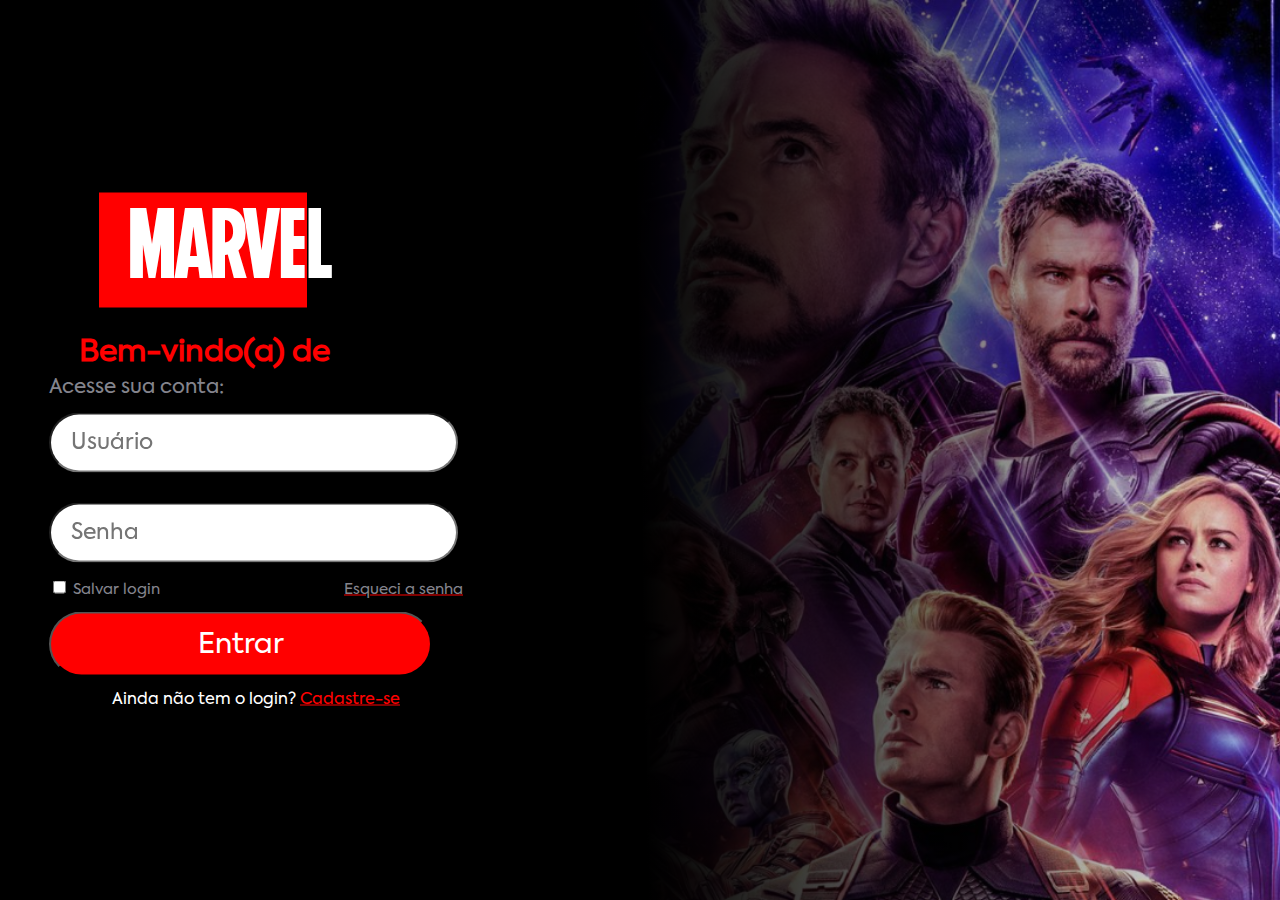
<file: index.html>
<!DOCTYPE html>
<html lang="pt-br">
<head>
    <meta charset="UTF-8">
    <meta name="viewport" content="width=device-width, initial-scale=1.0">
    <title>MARVEL</title>
    <link rel="stylesheet" href="assets/CSS/reset.css">
    <link rel="stylesheet" href="assets/CSS/style.css">
    <link rel="stylesheet" href="assets/CSS/login.css">
</head>
<body>
    <main>
        <div class="login">
         <h1 class="login_titulo">MARVEL</h1>
          <p class="login_bem_vindo">Bem-vindo(a) de</p>
          <p class="login_Acessar">Acesse sua conta:</p>
          <form>
            <input type="text" placeholder="Usuário" class="login_retangulo" id="login"> <br>
            <input type="password" placeholder="Senha" class="login_retangulo" id="senha">
            <div class="options">
              <label class="salvar_login">
                <input type="checkbox" > Salvar login
              </label >
              <a href="#" class="esquecer_senha">Esqueci a senha</a>
            </div>
            
            <a href="personagens.html"><button type="button" class="login_retangulo_entrar" id="btn"><span> Entrar</span></button></a>
          </form>
          <p class="cadastro">Ainda não tem o login? <a href="#">Cadastre-se</a></p>
        </div>
    </main>
</body>
<script src="assets/JS/Login.js"></script>
</html>
</file>
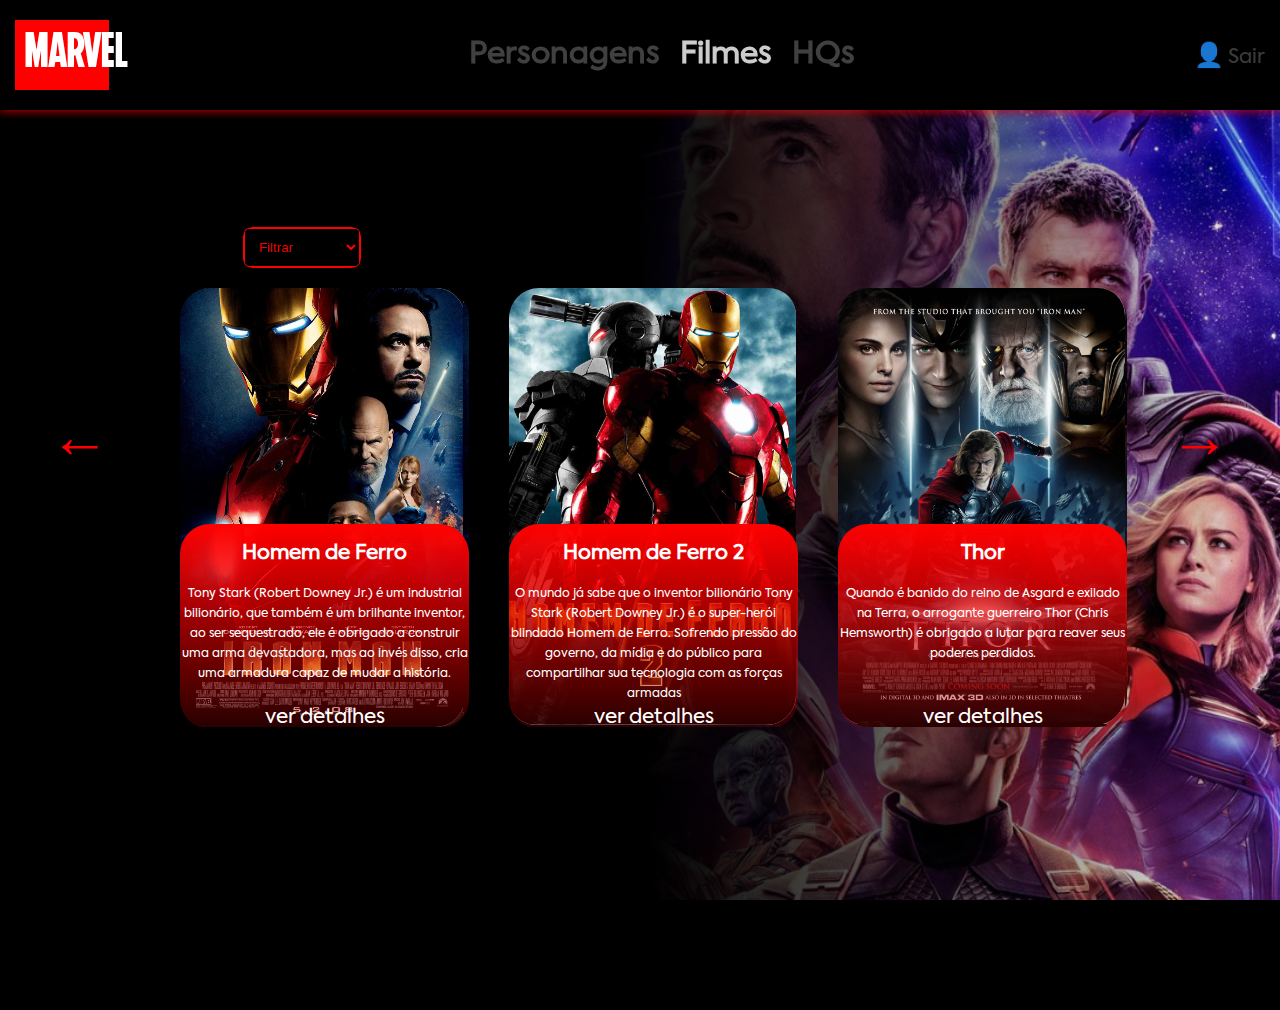
<file: filmes.html>
<!DOCTYPE html>
<html lang="pt-br">
<head>
    <meta charset="UTF-8">
    <meta name="viewport" content="width=device-width, initial-scale=1.0">
    <title>Marvel</title>
    <link rel="stylesheet" href="assets/CSS/reset.css">
    <link rel="stylesheet" href="assets/CSS/style.css">
    <link rel="stylesheet" href="assets/CSS/filmes.css">
    <style>
    </style>
</head>
<body>
    <header>
        <h1 class="login_titulo">MARVEL</h1>
        <nav>
            <ul>
                <li><a href="personagens.html" >Personagens</a></li>
                <li><a href="#" class="pagina-logada">Filmes</a></li>
                <li><a href="hq.html">HQs</a></li>
            </ul>
        </nav>
        <div class="user">
           <span> &#x1F464;</span>
            <a href="index.html">Sair</a>
        </div>
    </header>
    <main>
        <div class="filter">
            <select id="filter-select">
                <option value="default">Filtrar</option>
                <option value="lancamento">Lançamento</option>
                <option value="cronologia">Cronologia</option>
            </select>
        </div>
        <div class="carousel-controls">
            <span class="arrow" id="prev" aria-label="Anterior">&#8592;</span>
            <span class="arrow" id="next" aria-label="Próximo">&#8594;</span>
        </div>
        <section class="cards" id="carousel">
            <article class="card card-IronMan" data-lancamento="2008" data-cronologia="3">
                <div class="card-content">
                    <h2>Homem de Ferro</h2>
                    <p>Tony Stark (Robert Downey Jr.) é um industrial bilionário, que também é um brilhante inventor, ao ser sequestrado, 
                    ele é obrigado a construir uma arma devastadora, mas ao invés disso, cria uma armadura capaz de mudar a história.</p>
                    <input type="button" value="ver detalhes" class="details">
                </div>
                <div class="card-details">
                    <img src="assets/Imagens/IronMan.png" class="img-diferente" alt="Homem de Ferro">
                        <h2 class="h2-diferente">Homem de Ferro</h2>
                        <p class="p1 p-diferente">Tony Stark (Robert Downey Jr.) é um industrial bilionário, que também é um brilhante inventor, 
                        ao ser sequestrado, ele é obrigado a construir uma arma devastadora, mas ao invés disso, cria uma armadura capaz de mudar a história.</p>
                        <p class="p2 p-diferente">Disponível em streaming:</p>
                        <img src="assets/Imagens/disney.png" class="logo" alt="disney">
                        <p class="p-critica p2 p-diferente2">Crítica</p>
                        <div class="rating rating-diferente">
                            ★★★☆☆
                        </div>
                        <span class="exit">	&#8855;</span>
                </div>
                
            </article>

            <article class="card card-IronMan2" data-lancamento="2010" data-cronologia="4">
                <div class="card-content">
                    <h2>Homem de Ferro 2</h2>
                    <p>O mundo já sabe que o inventor bilionário Tony Stark (Robert Downey Jr.) é o super-herói blindado Homem de Ferro. 
                    Sofrendo pressão do governo, da mídia e do público para compartilhar sua tecnologia com as forças armadas</p>
                        <input type="button" value="ver detalhes" class="details">                   
                </div>
                <div class="card-details">
                    <img src="assets/Imagens/IronMan2.png"  alt="Homem de Ferro 2">
                        <h2>Homem de Ferro 2</h2>
                        <p class="p1">O mundo já sabe que o inventor bilionário Tony Stark (Robert Downey Jr.) é o super-herói blindado Homem de Ferro. 
                            Sofrendo pressão do governo, da mídia e do público para compartilhar sua tecnologia com as forças armadas</p>
                            <p class="p2">Disponível em streaming:</p>
                            <img src="assets/Imagens/disney.png" class="logo" id="logo-diferente" alt="disney">
                            <p class="p-critica p2">Crítica</p>
                        <div class="rating">
                            ★★★★☆
                        </div>
                        <span class="exit">	&#8855;</span>
                </div>
            </article>

            <article class="card card-Thor" data-lancamento="2011" data-cronologia="5">
                <div class="card-content">
                    <h2>Thor</h2>
                    <p>Quando é banido do reino de Asgard e exilado na Terra, o arrogante guerreiro Thor (Chris Hemsworth) é obrigado a lutar para reaver seus poderes perdidos. </p>
                        <input type="button" value="ver detalhes" class="details">
                </div>
                <div class="card-details">
                    <img src="assets/Imagens/Thor.png" class="img-diferente" alt="Thor">
                        <h2 class="h2-diferente">Thor</h2>
                        <p class="p1 p-diferente">Quando é banido do reino de Asgard e exilado na Terra, o arrogante guerreiro Thor (Chris Hemsworth) é obrigado a lutar para reaver seus poderes perdidos. </p>
                        <p class="p2 p-diferente">Disponível em streaming:</p>
                        <img src="assets/Imagens/disney.png" class="logo"  alt="disney">
                        <p class="p-critica p2 p-diferente2">Crítica</p>
                        <div class="rating rating-diferente">
                            ★★★★★
                        </div>
                        <span class="exit">	&#8855;</span>
                </div>
            </article>

            <article class="card card-captain-america" data-lancamento="2011" data-cronologia="1">
                <div class="card-content">
                    <h2>Capitão América</h2>
                    <p>Em Capitão América: O Primeiro Vingador, conhecemos a história de Steve Rogers (Chris Evans) e como ele se tornou o melhor soldado do mundo. </p>
                        <input type="button" value="ver detalhes" class="details">
                </div>


                <div class="card-details">
                    <img src="assets/Imagens/captainAmerica.png" alt="Capitão América">
                    <h2>Capitão América: <br> Primeiro Vingador</h2> <br>
                    <p class="p1">Em Capitão América: O Primeiro Vingador, conhecemos a história de Steve Rogers (Chris Evans) e como ele se tornou o melhor soldado do mundo. </p>
                    <p class="p2">Disponível em streaming:</p>
                    <img src="assets/Imagens/disney.png" class="logo" id="logo-diferente" alt="disney">
                    <p class="p-critica p2">Crítica</p>
                    <div class="rating">
                        ★★★★☆
                    </div>
                    <span class="exit">	&#8855;</span>
                </div>
            </article>

            <article class="card card-captain-marvel" data-lancamento="2019" data-cronologia="2">
                <div class="card-content">
                    <h2>Capitã Marvel</h2>
                    <p>Capitã Marvel, parte do exército de elite dos Kree, uma raça alienígena, encontra-se no meio de uma batalha entre seu povo e os Skrulls. </p>
                        <input type="button" value="ver detalhes" class="details">
                </div>
                <div class="card-details">
                    <img src="assets/Imagens/captainMarvel.png" class="img-diferente" alt="Capitã Marvel">
                        <h2 class="h2-diferente">Capitã Marvel</h2>
                        <p class="p1 p-diferente">Em Capitão América: O Primeiro Vingador, conhecemos a história de Steve Rogers (Chris Evans) e como ele se tornou o melhor soldado do mundo. </p>
                        <p class="p2 p-diferente">Disponível em streaming:</p>
                        <img src="assets/Imagens/disney.png" class="logo"  alt="disney">
                        <p class="p-critica p2 p-diferente2">Crítica</p>
                        <div class="rating rating-diferente">
                            ★★★★☆
                        </div>
                        <span class="exit">	&#8855;</span>
                </div>
            </article>

        </section>
    </main>
</body>
<script src="assets/JS/filmes.js"></script>
</html>
</file>
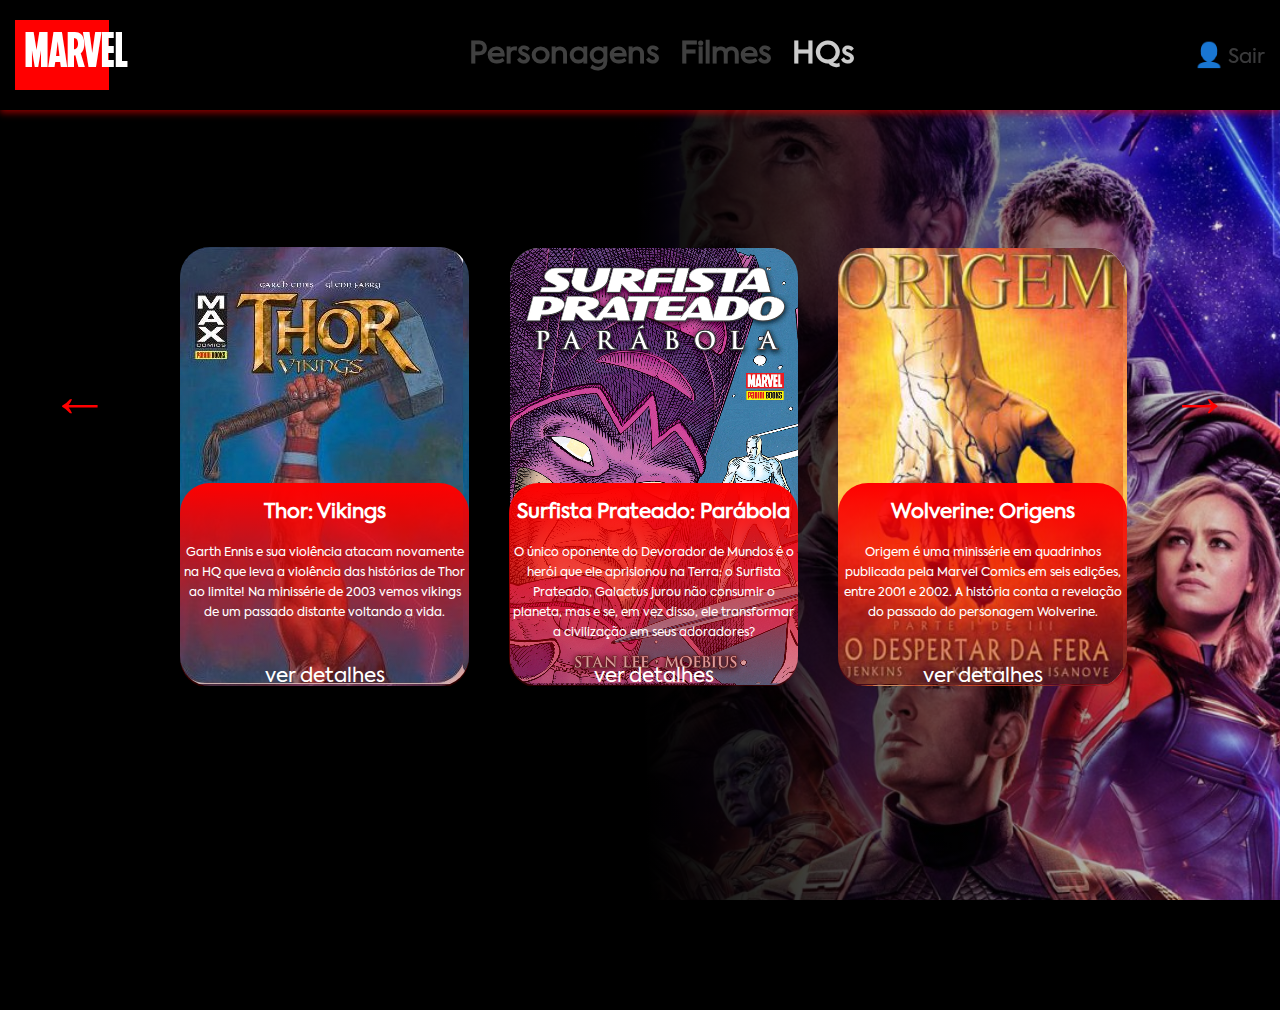
<file: hq.html>
<!DOCTYPE html>
<html lang="pt-br">
<head>
    <meta charset="UTF-8">
    <meta name="viewport" content="width=device-width, initial-scale=1.0">
    <title>Marvel</title>
    <link rel="stylesheet" href="assets/CSS/reset.css">
    <link rel="stylesheet" href="assets/CSS/style.css">
    <link rel="stylesheet" href="assets/CSS/hq.css">
    <style>
    </style>
</head>
<body>
    <header>
        <h1 class="login_titulo">MARVEL</h1>
        <nav>
            <ul>
                <li><a href="personagens.html" >Personagens</a></li>
                <li><a href="filmes.html" >Filmes</a></li>
                <li><a href="#" class="pagina-logada">HQs</a></li>
            </ul>
        </nav>
        <div class="user">
           <span> &#x1F464;</span>
            <a href="index.html">Sair</a>
        </div>
    </header>
    <main>

        <div class="carousel-controls">
            <span class="arrow" id="prev" aria-label="Anterior">&#8592;</span>
            <span class="arrow" id="next" aria-label="Próximo">&#8594;</span>
        </div>
        <section class="cards" id="carousel">
            <article class="card card-ThorHQ" >
                <div class="card-content">
                    <h2>Thor: Vikings</h2>
                    <p>Garth Ennis e sua violência atacam novamente na HQ que leva a violência das histórias de Thor ao limite! 
                    Na minissérie de 2003 vemos vikings de um passado distante voltando a vida.</p>
                    <input type="button" value="ver detalhes" class="details">
                </div>
                <div class="card-details">
                    <img src="assets/Imagens/ThorHQ.jpg"  alt="ThorHQ">
                        <h2 >Thor: Vikings</h2>
                        <p class="p1">Garth Ennis e sua violência atacam novamente na HQ que leva a violência das histórias de Thor ao limite! 
                            Na minissérie de 2003 vemos vikings de um passado distante voltando a vida.</p>
                        <p class="p2 ">Disponível para compra:</p>
                        <div class="logo-div">
                            <img src="assets/Imagens/americanas.jpg" class="logo-diferente" alt="americanas">
                            <img src="assets/Imagens/amazon.jpg" class="logo-diferente" alt="amazon">
                        </div>
                        <p class="p-critica p2">Crítica</p>
                        <div class="rating ">
                            ★★★★★
                        </div>
                        <span class="exit">	&#8855;</span>
                </div>
                
            </article>

            <article class="card card-Surfista" >
                <div class="card-content">
                    <h2>Surfista Prateado: Parábola</h2>
                    <p>O único oponente do Devorador de Mundos é o herói que ele aprisionou na Terra: o Surfista Prateado, 
                    Galactus jurou não consumir o planeta, mas e se, em vez disso, ele transformar a civilização em seus adoradores?</p>
                        <input type="button" value="ver detalhes" class="details">                   
                </div>
                <div class="card-details">
                    <img src="assets/Imagens/Surfista.png"  alt="Surfista Prateado: Parábola">
                        <h2>Surfista Prateado: Parábola</h2>
                        <p class="p1">O único oponente do Devorador de Mundos é o herói que ele aprisionou na Terra: o Surfista Prateado, 
                        Galactus jurou não consumir o planeta, mas e se, em vez disso, ele transformar a civilização em seus adoradores?</p>
                            <p class="p2">Disponível para compra:</p>
                            <div class="logo-div">
                                <img src="assets/Imagens/americanas.jpg" class="logo-diferente" alt="americanas">
                                <img src="assets/Imagens/amazon.jpg" class="logo-diferente" alt="amazon">
                            </div>
                            <p class="p-critica p2">Crítica</p>
                        <div class="rating">
                            ★★★★☆
                        </div>
                        <span class="exit">	&#8855;</span>
                </div>
            </article>

            <article class="card card-Wolverine" >
                <div class="card-content">
                    <h2>Wolverine: Origens</h2>
                    <p>Origem é uma minissérie em quadrinhos publicada pela Marvel Comics em seis edições, entre 2001 e 2002. 
                    A história conta a revelação do passado do personagem Wolverine. </p>
                        <input type="button" value="ver detalhes" class="details">
                </div>
                <div class="card-details">
                    <img src="assets/Imagens/Wolverine.png" class="img-diferente" alt="Wolverine: Origens">
                        <h2 class="h2-diferente">Wolverine: Origens</h2>
                        <p class="p1 p-diferente">Origem é uma minissérie em quadrinhos publicada pela Marvel Comics em seis edições, entre 2001 e 2002. 
                            A história conta a revelação do passado do personagem Wolverine </p>
                        <p class="p2 p-diferente">Disponível para compra:</p>
                        <div class="logo-div2">
                            <img src="assets/Imagens/americanas.jpg" class="logo" alt="americanas">
                            <img src="assets/Imagens/amazon.jpg" class="logo" alt="amazon">
                        </div>
                        <p class="p-critica p2 p-diferente2">Crítica</p>
                        <div class="rating rating-diferente">
                            ★★★☆☆
                        </div>
                        <span class="exit">	&#8855;</span>
                </div>
            </article>
        </section>
    </main>
</body>
<script src="assets/JS/hq.js"></script>
</html>
</file>
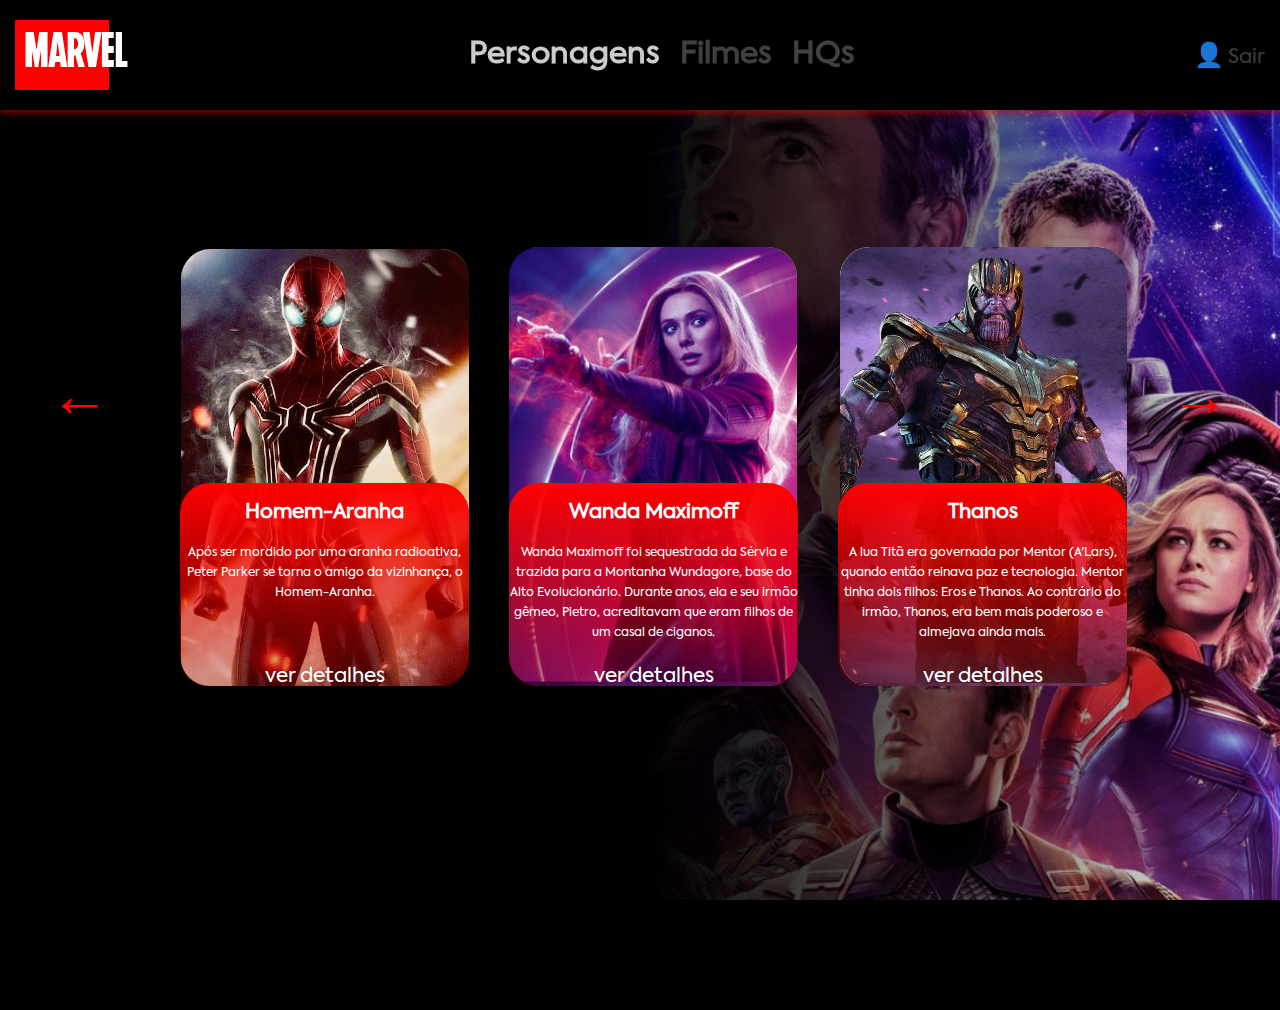
<file: personagens.html>
<!DOCTYPE html>
<html lang="pt-br">
<head>
    <meta charset="UTF-8">
    <meta name="viewport" content="width=device-width, initial-scale=1.0">
    <title>Marvel</title>
    <link rel="stylesheet" href="assets/CSS/reset.css">
    <link rel="stylesheet" href="assets/CSS/style.css">
    <link rel="stylesheet" href="assets/CSS/personagens.css">
    <style>
    </style>
</head>
<body>
    <header>
        <h1 class="login_titulo">MARVEL</h1>
        <nav>
            <ul>
                <li><a href="#" class="pagina-logada">Personagens</a></li>
                <li><a href="filmes.html">Filmes</a></li>
                <li><a href="hq.html">HQs</a></li>
            </ul>
        </nav>
        <div class="user">
           <span> &#x1F464;</span>
            <a href="index.html">Sair</a>
        </div>
    </header>
    <main>
        <div class="carousel-controls">
            <span class="arrow" id="prev" aria-label="Anterior">&#8592;</span>
            <span class="arrow" id="next" aria-label="Próximo">&#8594;</span>
        </div>
        <section class="cards" id="carousel">
            <article class="card card-spiderman">
                <div class="card-content">
                    <h2>Homem-Aranha</h2>
                    <p>Após ser mordido por uma aranha radioativa, Peter Parker se torna o amigo da vizinhança, o Homem-Aranha.</p>
                    <input type="button" value="ver detalhes" class="details">
                </div>
                <div class="card-details">
                    <img src="assets/Imagens/spiderman.png" alt="Homem-Aranha">
                    <h2>Homem-Aranha</h2> <br>
                    <p class="p1">Aparições:</p>
                    <ul>
                        <li>Homem-Aranha</li> 
                        <li>Homem-Aranha 2</li>
                        <li>Homem-Aranha 3</li>
                        <li>Vingadores - Guerra Infinita</li>
                        <li>Vingadores - Ultimato</li>
                        <li>Spider-Man: No Way Home</li>
                    </ul>
                    <p class="p2">Avaliações dos Fãs:</p>
                    <div class="rating">
                        ★★★★★
                    </div>
                    <span class="exit">	&#8855;</span>
                </div>
                
            </article>

            <article class="card card-Wanda">
                <div class="card-content">
                    <h2>Wanda Maximoff</h2>
                    <p>Wanda Maximoff foi sequestrada da Sérvia e trazida para a Montanha Wundagore, base do Alto Evolucionário. Durante anos, ela e seu irmão gêmeo, Pietro, 
                        acreditavam que eram filhos de um casal de ciganos.</p>
                        <input type="button" value="ver detalhes" class="details">                   
                </div>
                <div class="card-details">
                    <img src="assets/Imagens/Wanda.png" alt="Wanda Maximoff">
                        <h2>Wanda Maximoff</h2>
                        <p class="p1">Aparições:</p>
                        <ul>
                            <li>Vingadores - Era de Ultron</li>
                            <li>Capitão América - Guerra Civil</li>
                            <li>Vingadores - Guerra Infinita</li>
                            <li>Vingadores - Ultimato</li>
                            <li>WandaVision</li>
                        </ul>
                        <p class="p2">Avaliações dos Fãs:</p>
                        <div class="rating">
                            ★★★★☆
                        </div>
                        <span class="exit">	&#8855;</span>
                </div>
            </article>

            <article class="card card-thanos">
                <div class="card-content">
                    <h2>Thanos</h2>
                    <p>A lua Titã era governada por Mentor (A'Lars), quando então reinava paz e tecnologia. Mentor tinha dois filhos: Eros e Thanos. Ao contrário do irmão, Thanos, 
                        era bem mais poderoso e almejava ainda mais.</p>
                        <input type="button" value="ver detalhes" class="details">
                </div>
                <div class="card-details">
                    <img src="assets/Imagens/thanos.png" alt="Thanos">
                        <h2>Thanos</h2>
                        <p class="p1">Aparições:</p>
                        <ul>
                            <li>Vingadores</li>
                            <li>Guardiões da Galáxia - vol. I </li>
                            <li>Vingadores - Guerra Infinita</li>
                            <li>Vingadores - Guerra Infinita</li>
                            <li>Vingadores - Ultimato </li>
                        </ul>
                        <p class="p2">Avaliações dos Fãs:</p>
                        <div class="rating">
                            ★★★★★
                        </div>
                        <span class="exit">	&#8855;</span>
                </div>
            </article>

            <article class="card card-Hulk">
                <div class="card-content">
                    <h2>Hulk</h2>
                    <p>Na história original dos quadrinhos, o Hulk é um selvagem e poderoso alter ego do Dr. Robert Bruce Banner, 
                        um cientista que foi atingido por raios gama enquanto salvava um adolescente durante o teste militar.</p>
                        <input type="button" value="ver detalhes" class="details">
                </div>
                <div class="card-details">
                    <img src="assets/Imagens/Hulk.png" alt="Hulk">
                        <h2>Hulk</h2>
                        <p class="p1">Aparições:</p>
                        <ul>
                            <li>Vingadores</li>
                            <li>Vingadores - Era de Ultron</li>
                            <li>Thor - Ragnarok</li>
                            <li>Vingadores - Guerra Infinita</li>
                            <li>Vingadores - Ultimato </li>
                        </ul>
                        <p class="p2">Avaliações dos Fãs:</p>
                        <div class="rating">
                            ★★★★★
                        </div>
                        <span class="exit">	&#8855;</span>
                </div>
            </article>
        </section>
    </main>
</body>
<script src="assets/JS/personagens.js"></script>
</html>
</file>
<file: assets/CSS/style.css>
@font-face {
    font-family: 'Marvel';
    src: url('../Fontes/Marvel-font/MarvelRegular-Dj83.ttf') format('opentype');
    font-weight: normal;
}
@font-face {
    font-family: 'Axiforma';
    src: url('../Fontes/Axiforma/Kastelov\ -\ Axiforma\ Regular.otf') format('opentype');
    font-weight: normal;
}

header {
    filter: drop-shadow(0px 3px 3.5px rgba(255, 0, 0, 0.53));
    background-color: #000000;
    display: flex;
    justify-content: space-between; 
    align-items: center;
    padding: 20px 15px; 
}

.login_titulo {
    font-size: 50px;
    color: #ffffff;
    font-weight: 400;
    font-family: "Marvel";
    width: 74px;
    background-color: #ff0000;
    padding: 10px;
}

ul {
    display: flex;
    flex-wrap: wrap; 
    justify-content: center;
}

ul > li > a {
    font-size: 30px;
    color: #ffffff;
    opacity: 0.251;
    font-weight: bold;
    font-family: "Axiforma";
    margin-left: 20px;
    text-decoration: none;
    transition: opacity 1s;
}
.pagina-logada{
    opacity: 0.8;
}
ul > li > a:hover {
    opacity: 1;
}

.user > span {
    font-size: 24px;
}

.user > a {
    opacity: 0.251;
    font-size: 20px;
    color: #e5e5ea;
    font-weight: 300;
    font-family: "Axiforma";
    text-decoration: none;
    transition: opacity 1s;
}

.user > a:hover {
    opacity: 0.5;
}

main {
    height: 100vh;
    background-color: rgb(0, 0, 0);
    background-image: linear-gradient(89deg, rgb(0 0 0) 0%, rgba(0, 0, 0, 0.9999999999999999) 50%, rgba(0, 0, 0, 0) 100%), url(../Imagens/fundo.png);
    background-position: right;
    background-size: cover;
    background-attachment: fixed; 
}

@media screen and (max-width: 628px) {
    main {
        background-image: url(../Imagens/fundo.png);
    }
    header {
        flex-direction: column; 
        padding: 15px;
    }

    .login_titulo {
        font-size: 40px; 
        width: auto;
    }

    ul {
        justify-content: center;
        margin-top: 10px;
    }

    ul > li > a {
        font-size: 24px; 
        margin-left: 10px;
    }

    .user > a {
        font-size: 18px; 
    }

    .user > span {
        font-size: 20px; 
    }
}
</file>
<file: assets/CSS/login.css>
.login{
    position: absolute; 
    left: 20%; 
    top: 50%; 
    transform: translate(-50%, -50%); 

}

.login_titulo{
    width: 168px;
    height: 95px;
    font-size: 100px;
    color: #ffffff;
    font-weight: 400;
    right: 768px;
    font-family: "Marvel";
    background-color: #ff0000;
    padding-left: 30px;
    margin-left: 50px;
    margin-bottom: 30px;
}

.login_bem_vindo{
    font-size: 30px;
    color: #ff0000;
    font-weight: bold;
    font-family: "Axiforma";
    margin-left: 30px;
    margin-bottom: 10px;
}

.login_Acessar{
    font-size: 20px;
    color: #84848d;
    font-weight: 300;
    font-family: "Axiforma";
}

.login_retangulo{
    width: 383px;
    height: 54px;
    border-radius: 37px;
    filter: drop-shadow(0px 3px 3.5px rgba(0,0,0,0.16));
    background-color: #ffffff;
    margin-bottom: 15px;
    margin-top: 15px;
    padding-left: 20px;
    font-size: 22px;
    letter-spacing: 0px;
    font-weight: 300;
    font-family: "Axiforma";
}

.salvar_login{
    font-size: 15px;
    font-size: 15px;
    color: #84848d;
    font-weight: 500;
    font-family: "Axiforma";
    margin-right: 180px;
    
}

.esquecer_senha{
    font-size: 15px;
    color: #84848d;
    font-weight: 500;
    font-family: "Axiforma";
    text-decoration: underline;
    text-decoration-color: #ff0000;
    
}

.login_retangulo_entrar{
    width: 383px;
    height: 65px;
    border-radius: 33px;
    background-color: #ff0000;
    margin-top: 15px;
    margin-bottom: 15px;
}

.login_retangulo_entrar > span{
    text-decoration: none;
    font-size: 28px;
    color: #ffffff;
    font-weight: 500;
    font-family: "Axiforma";
}

.cadastro{
    font-size: 16px;
    color: #ffffff;
    font-weight: 500;
    font-family: "Axiforma";
    text-align: center;
}

.cadastro > a{
    color: #ff0000;
}

/* Responsivo para tablets */
@media screen and (max-width: 1025px) {
    .login {
        left: 50%;
        transform: translate(-50%, -50%);
        width: 90%; /* Ajusta o tamanho para telas menores */
    }

    form{
        text-align: center;
    }

    .login_titulo {
        height: 50px;
        font-size: 60px;
        padding: 10px;
        margin: 10px auto;
        text-align: center;
    }

    .login_bem_vindo {
        font-size: 20px;
        text-align: center;
        margin: 10px auto;
    }

    .login_Acessar {
        font-size: 16px;
        text-align: center;
    }

    .login_retangulo {
        width: 100%;
        max-width: 300px;
        margin: 10px auto;
    }

    .login_retangulo_entrar {
        width: 100%;
        max-width: 300px;
    }

    .login_retangulo_entrar > a {
        font-size: 22px;
        text-align: center;
    }

    .salvar_login,
    .esquecer_senha {
        font-size: 14px;
        text-align: center;
        margin: 10px auto;
    }
    .salvar_login{
        margin-right: 100px;
    }
    .cadastro {
        font-size: 14px;
        text-align: center;
        margin-top: 20px;
    }

    .cadastro > a {
        font-size: 14px;
    }
}

/* Responsivo para celulares */
@media screen and (max-width: 628px) {
    .login_titulo {
        font-size: 50px;
        padding: 8px;
        margin: 8px auto;
    }

    .login_bem_vindo {
        font-size: 18px;
        color: #ff0000;
    }

    .login_Acessar {
        font-size: 14px;
        color: #e9e7e7;
    }

    .login_retangulo {
        width: 100%;
        max-width: 250px;
        font-size: 16px;
    }

    .login_retangulo_entrar {
        width: 100%;
        max-width: 250px;
    }

    .login_retangulo_entrar > a {
        font-size: 20px;
    }

    .salvar_login,
    .esquecer_senha {
        font-size: 12px;
        color: #e9e7e7;
    }


    .cadastro {
        font-size: 12px;
    }

    .cadastro > a {
        font-size: 12px;
    }
}
</file>
<file: assets/CSS/filmes.css>
.filter {
    position: relative;
    display: inline-block;
    top: 13%;
    left: 19%;
    border-radius: 10px;
    filter: drop-shadow(0px 3px 3.5px rgba(0,0,0,0.16));
    background-color: #000000;
    border: 1px solid #ff0000;
}

.filter select {
    background-color: #000;
    color: red;
    padding: 10px;
    border: 1px solid red;
    border-radius: 5px;
    cursor: pointer;
}
.filter::after {
    position: absolute;
    top: 50%;
    right: 10px;
    color: red;
    pointer-events: none;
}
.carousel-controls {
    display: flex;
    justify-content: space-between;
    text-align: right;
    padding: 0 50px;
    color: red;
    top: 20vw;
    position: relative;
}
.arrow {
    cursor: pointer;
    font-size: 60px;
    user-select: none;

}

.cards {
    max-width: 1000px;
    display: flex;
    gap: 0px;
    justify-content: flex-start;
    padding-top: 6vw;
    overflow-x: auto;
    scroll-behavior: smooth;
    margin: 0 auto;

}

.cards::-webkit-scrollbar{
    display: none;
}

.card {
    margin-left: 40px;
    text-align: center;
    width: 289px;
    height: 439px;
    border-radius: 30px;
    scroll-snap-align: center;
    flex: 0 0 auto;
    transition: transform 0.s ease-in-out;
}

.card-IronMan {
    background-image: url('../Imagens/IronMan.png');
}
.card-IronMan2 {
    background-image: url('../Imagens/IronMan2.png');
}

.card-Thor {
    background-image: url('../Imagens/Thor.png');
}

.card-captain-america {
    background-image: url('../Imagens/captainAmerica.png');
}

.card-captain-marvel {
    background-image: url('../Imagens/captainMarvel.png');
}

.card-content {
    background-image: linear-gradient(180deg, rgba(255,0,0,0.9999999999999999) 0%, rgba(128,0,0,0.3) 100%);
    border-radius: 30px;
    margin-top: 236px;
}

.card-content h2 {
    font-size: 20px;
    line-height: 20px;
    color: #ffffff;
    font-weight: bold;
    font-family: "Axiforma";
    padding-top: 20px;
    margin-bottom: 20px;
}

.card-content p {
    height: 123px;
    font-size: 12px;
    line-height: 20px;
    color: #ffffff;
    font-family: "Axiforma";
}

.details {
    cursor: pointer;
    font-size: 20px;
    line-height: 20px;
    color: #ffffff;
    font-family: "Axiforma";
    text-decoration: none;
    border: none;
    background-color: transparent;
}
.details:hover {
    text-decoration: underline;
    text-decoration-color: rgba(255,0,0,0.9999999999999999);
    color: #ffffff;
}


.card-details {
    display: none;
    flex-direction: column;
    position: relative;
    width: 659px;
    height: 433px;
    border-radius: 30px;
    background-image: linear-gradient(90deg, #ff0000 0%, #400e0e 100%);
    padding: 20px;
    box-sizing: border-box;
    overflow: hidden;
    position: absolute;
    top: 50%;
    left: 50%;
    transform: translate(-50%, -50%);
}

.card-details img {
    position: absolute;
    top: -1px;
    left: -1px;
    width: 290px;
    height: auto;
    z-index: 1;
}

.card-details .img-diferente {
    left: 370px;
}

.card-details .logo{
    position: sticky;
    width: 49px;
    height: 47px;
    border-radius: 9px;
    filter: drop-shadow(0px 3px 3.5px rgba(0,0,0,0.16));
    background-color: #ffffff;
}

.card-details #logo-diferente{
    position: relative;
    left: 278px;
    margin: 20px 0px;
}

.card-details h2 {

    font-size: 30px;
    line-height: 30px;
    font-weight: bold;
    color: #ffffff;
    font-family: "Axiforma", sans-serif;
    margin-top: 24px;
    margin-left: 200px;    
    position: relative;
    z-index: 2;
}
.card-details .h2-diferente{
    margin-left: -392px;
}

.p1, .p2{
    font-size: 12px;
    font-weight: bold;
    line-height: 22px;
    color: #ffffff;
    font-family: "Axiforma", sans-serif;
    margin-left: 282px;
    text-align: left;
    margin-top: 0px;
    position: relative;
    z-index: 2;
}

.p2{
    margin-top: 6px;
    margin-left: 282px;
}

.p-diferente{
    margin-top: 20px;
    margin-left: 8px;
    margin-right: 287px;
}
.p-diferente2{
    margin-top: 20px;
    margin-left: 8px;
    margin-right: 287px;
}
.p-critica{
    font-size: 30px;
}

.card-details .rating {
    font-size: 30px;
    color: #ffd700; 
    position: relative;
    z-index: 2;
    margin-top: 5px;
    margin-left: 70px;
}
.card-details  .rating-diferente{
    margin-top: 20px;
    margin-left: -481px;
 
}
.card-details .exit {
    position: absolute;
    right: 20px;
    font-size: 25px;
    color: #ffffff;
    border-radius: 50%;
    bottom: 30px;
    height: 30px;
    cursor: pointer;
    z-index: 3;
}

@media screen and (max-width: 1224px) {
    .carousel-controls {
        top: 0;
}
}

@media (max-width: 768px) { 
    .card-details {
        width: 75%; 
        height: auto;
        padding: 10px;
        flex-direction: column;
    }

    .card-details img {
        width: 200px;
        top: 10px;
        left: 50%;
        transform: translateX(-50%); 
    }
    .card-details .img-diferente{
        width: 200px;
        top: 10px;
        left: 50%;
        transform: translateX(-50%); 
    }
    .card-details #logo-diferente{
        left: 50%;
    }

    .card-details h2 {
        font-size: 20px;
        text-align: center;
        margin: 318px auto 10px;
    }
    .card-details .h2-diferente{
        font-size: 20px;
        text-align: center;
        margin: 318px auto 10px;       
    }

    .p1, .p2 {
        font-size: 16px;
        text-align: center;
        margin: 5px auto;
    }



    .card-details .rating {
        font-size: 20px;
        margin: 10px auto;
        text-align: center;
    }

    .card-details .exit {
        bottom: 15px;
        right: 15px;
    }
}
</file>
<file: assets/CSS/hq.css>
.filter {
    position: relative;
    display: inline-block;
    top: 13%;
    left: 19%;
    border-radius: 10px;
    filter: drop-shadow(0px 3px 3.5px rgba(0,0,0,0.16));
    background-color: #000000;
    border: 1px solid #ff0000;
}

.filter select {
    background-color: #000;
    color: red;
    padding: 10px;
    border: 1px solid red;
    border-radius: 5px;
    cursor: pointer;
}
.filter::after {
    position: absolute;
    top: 50%;
    right: 10px;
    color: red;
    pointer-events: none;
}
.carousel-controls {
    display: flex;
    justify-content: space-between;
    text-align: right;
    padding: 0 50px;
    color: red;
    top: 20vw;
    position: relative;
}
.arrow {
    cursor: pointer;
    font-size: 60px;
    user-select: none;

}

.cards {
    max-width: 1000px;
    display: flex;
    gap: 0px;
    justify-content: flex-start;
    padding-top: 6vw;
    overflow-x: auto;
    scroll-behavior: smooth;
    margin: 0 auto;

}

.cards::-webkit-scrollbar{
    display: none;
}

.card {
    margin-left: 40px;
    text-align: center;
    width: 289px;
    height: 439px;
    border-radius: 30px;
    scroll-snap-align: center;
    flex: 0 0 auto;
    transition: transform 0.s ease-in-out;
}

.card-ThorHQ {
    background-image: url('../Imagens/ThorHQ.jpg');
}
.card-Surfista {
    background-image: url('../Imagens/Surfista.png');
}

.card-Wolverine {
    background-image: url('../Imagens/Wolverine.png');
}



.card-content {
    background-image: linear-gradient(180deg, rgba(255,0,0,0.9999999999999999) 0%, rgba(128,0,0,0.3) 100%);
    border-radius: 30px;
    margin-top: 236px;
}

.card-content h2 {
    font-size: 20px;
    line-height: 20px;
    color: #ffffff;
    font-weight: bold;
    font-family: "Axiforma";
    padding-top: 20px;
    margin-bottom: 20px;
}

.card-content p {
    height: 123px;
    font-size: 12px;
    line-height: 20px;
    color: #ffffff;
    font-family: "Axiforma";
}

.details {
    cursor: pointer;
    font-size: 20px;
    line-height: 20px;
    color: #ffffff;
    font-family: "Axiforma";
    text-decoration: none;
    border: none;
    background-color: transparent;
}
.details:hover {
    text-decoration: underline;
    text-decoration-color: rgba(255,0,0,0.9999999999999999);
    color: #ffffff;
}


.card-details {
    display: none;
    flex-direction: column;
    position: relative;
    width: 659px;
    height: 433px;
    border-radius: 30px;
    background-image: linear-gradient(90deg, #ff0000 0%, #400e0e 100%);
    padding: 20px;
    box-sizing: border-box;
    overflow: hidden;
    position: absolute;
    top: 50%;
    left: 50%;
    transform: translate(-50%, -50%);
}

.card-details img {
    position: absolute;
    top: -1px;
    left: -1px;
    width: 290px;
    height: auto;
    z-index: 1;
}

.card-details .img-diferente {
    left: 370px;
}
.logo-div{
    margin-left: 43px;

}

.logo-div2{
    margin-left: -511px;
}
.card-details .logo{
    position: relative;
    width: 49px;
    height: 47px;
    border-radius: 9px;
    margin: 20px 0px;
}

.card-details .logo-diferente{
    position: relative;
    width: 49px;
    height: 47px;
    border-radius: 9px;
    margin: 20px 0px;
}

.card-details h2 {

    font-size: 30px;
    line-height: 30px;
    font-weight: bold;
    color: #ffffff;
    font-family: "Axiforma", sans-serif;
    margin-top: 24px;
    margin-left: 210px;    
    position: relative;
    z-index: 2;
}
.card-details .h2-diferente{
    margin-left: -336px;
}

.p1, .p2{
    font-size: 12px;
    font-weight: bold;
    line-height: 22px;
    color: #ffffff;
    font-family: "Axiforma", sans-serif;
    margin-left: 282px;
    text-align: left;
    margin-top: 0px;
    position: relative;
    z-index: 2;
}

.p2{

    margin-top: 26px;
    margin-left: 282px;
}

.p-diferente{
    margin-top: 20px;
    margin-left: 8px;
    margin-right: 287px;
}
.p-diferente2{
    margin-top: 20px;
    margin-left: 8px;
    margin-right: 287px;
}
.p-critica{
    font-size: 30px;
}

.card-details .rating {
    font-size: 30px;
    color: #ffd700; 
    position: relative;
    z-index: 2;
    margin-top: 5px;
    margin-left: 70px;
}
.card-details  .rating-diferente{
    margin-top: 20px;
    margin-left: -481px;
 
}
.card-details .exit {
    position: absolute;
    right: 20px;
    font-size: 25px;
    color: #ffffff;
    border-radius: 50%;
    bottom: 30px;
    height: 30px;
    cursor: pointer;
    z-index: 3;
}

@media screen and (max-width: 1224px) {
    .carousel-controls {
        top: 0;
}
}

@media (max-width: 768px) { 
    .card-details {
        width: 75%; 
        height: auto;
        padding: 10px;
        flex-direction: column;
    }

    .card-details img {
        width: 200px;
        top: 10px;
        left: 50%;
        transform: translateX(-50%); 
    }
    .card-details .img-diferente{
        width: 200px;
        top: 10px;
        left: 50%;
        transform: translateX(-50%); 
    }
    .logo-div, .logo-div2{
        margin-left: 43px;
        left: 50%;
        transform: translateX(-50%);
    }
    .card-details #logo-diferente{
        left: 50%;
    }

    .card-details h2 {
        font-size: 20px;
        text-align: center;
        margin: 318px auto 10px;
    }
    .card-details .h2-diferente {
        font-size: 20px;
        text-align: center;
        margin: 318px auto 10px;
    }

    .p1, .p2 {
        font-size: 16px;
        text-align: center;
        margin: 5px auto;
    }



    .card-details .rating {
        font-size: 20px;
        margin: 10px auto;
        text-align: center;
    }

    .card-details .exit {
        bottom: 15px;
        right: 15px;
    }
}
</file>
<file: assets/CSS/personagens.css>
.carousel-controls {
    display: flex;
    justify-content: space-between;
    text-align: right;
    padding: 0 50px;
    color: red;
    top: 20vw;
    position: relative;
}
.arrow {
    cursor: pointer;
    font-size: 60px;
    user-select: none;

}

.cards {
    max-width: 1000px;
    display: flex;
    gap: 0px;
    justify-content: flex-start;
    padding-top: 6vw;
    overflow-x: auto;
    scroll-behavior: smooth;
    margin: 0 auto;

}

.cards::-webkit-scrollbar{
    display: none;
}

.card {
    margin-left: 40px;
    text-align: center;
    width: 289px;
    height: 439px;
    border-radius: 30px;
    scroll-snap-align: center;
    flex: 0 0 auto;
    transition: transform 0.s ease-in-out;
}

.card-spiderman {
    background-image: url('../Imagens/spiderman.png');
}

.card-Wanda {
    background-image: url('../Imagens/Wanda.png');
}

.card-thanos {
    background-image: url('../Imagens/thanos.png');
}

.card-Hulk {
    background-image: url('../Imagens/Hulk.png');
}

.card-content {
    background-image: linear-gradient(180deg, rgba(255,0,0,0.9999999999999999) 0%, rgba(128,0,0,0.3) 100%);
    border-radius: 30px;
    margin-top: 236px;
}

.card-content h2 {
    font-size: 20px;
    line-height: 20px;
    color: #ffffff;
    font-weight: bold;
    font-family: "Axiforma";
    padding-top: 20px;
    margin-bottom: 20px;
}

.card-content p {
    height: 123px;
    font-size: 12px;
    line-height: 20px;
    color: #ffffff;
    font-family: "Axiforma";
}

.details {
    cursor: pointer;
    font-size: 20px;
    line-height: 20px;
    color: #ffffff;
    font-family: "Axiforma";
    text-decoration: none;
    border: none;
    background-color: transparent;
}
.details:hover {
    text-decoration: underline;
    text-decoration-color: rgba(255,0,0,0.9999999999999999);
    color: #ffffff;
}


.card-details {
    display: none;
    flex-direction: column;
    position: relative;
    width: 659px;
    height: 439px;
    border-radius: 30px;
    background-image: linear-gradient(90deg, #ff0000 0%, #400e0e 100%);
    padding: 20px;
    box-sizing: border-box;
    overflow: hidden;
    position: absolute;
    top: 50%;
    left: 50%;
    transform: translate(-50%, -50%);
}

.card-details img {
    position: absolute;
    top: -2px;
    left: -1px;
    width: 290px;
    height: auto;
    z-index: 1;
}

.card-details h2 {

    font-size: 30px;
    line-height: 30px;
    font-weight: bold;
    color: #ffffff;
    font-family: "Axiforma", sans-serif;
    margin-top: 24px;
    margin-left: 200px;    
    position: relative;
    z-index: 2;
}

.p1, .p2{
    font-size: 20px;
    font-weight: bold;
    line-height: 22px;
    color: #ffffff;
    font-family: "Axiforma", sans-serif;
    margin-left: 65px;
    margin-top: 0px;
    position: relative;
    z-index: 2;
}

.p2{
    margin-top: 6px;
    margin-left: 142px;
}

.card-details ul {
    display: block;
    list-style: none;
    position: relative;
    z-index: 2;
    margin-left: 287px;
    text-align: left;
}

.card-details ul li {
    font-size: 18px;
    color: #ffffff;
    font-family: "Axiforma", sans-serif;
}

.card-details .rating {
    font-size: 30px;
    color: #ffd700; 
    position: relative;
    z-index: 2;
    margin-top: 5px;
    margin-left: 70px;
}

.card-details .exit {
    position: absolute;
    right: 20px;
    font-size: 25px;
    color: #ffffff;
    border-radius: 50%;
    bottom: 30px;
    height: 30px;
    cursor: pointer;
    z-index: 3;
}

@media screen and (max-width: 1224px) {
    .carousel-controls {
        top: 0;
}
}

@media (max-width: 768px) { 
    .card-details {
        width: 75%; 
        height: auto;
        padding: 10px;
        flex-direction: column;
    }

    .card-details img {
        width: 200px;
        top: 10px;
        left: 50%;
        transform: translateX(-50%); 
    }

    .card-details h2 {
        font-size: 20px;
        text-align: center;
        margin: 318px auto 10px;
    }
    
    .p1, .p2 {
        font-size: 16px;
        text-align: center;
        margin: 5px auto;
    }

    .card-details ul {
        margin: 10px auto;
        text-align: center;
    }

    .card-details ul li {
        font-size: 16px;
    }

    .card-details .rating {
        font-size: 20px;
        margin: 10px auto;
        text-align: center;
    }

    .card-details .exit {
        bottom: 15px;
        right: 15px;
    }
}
</file>
